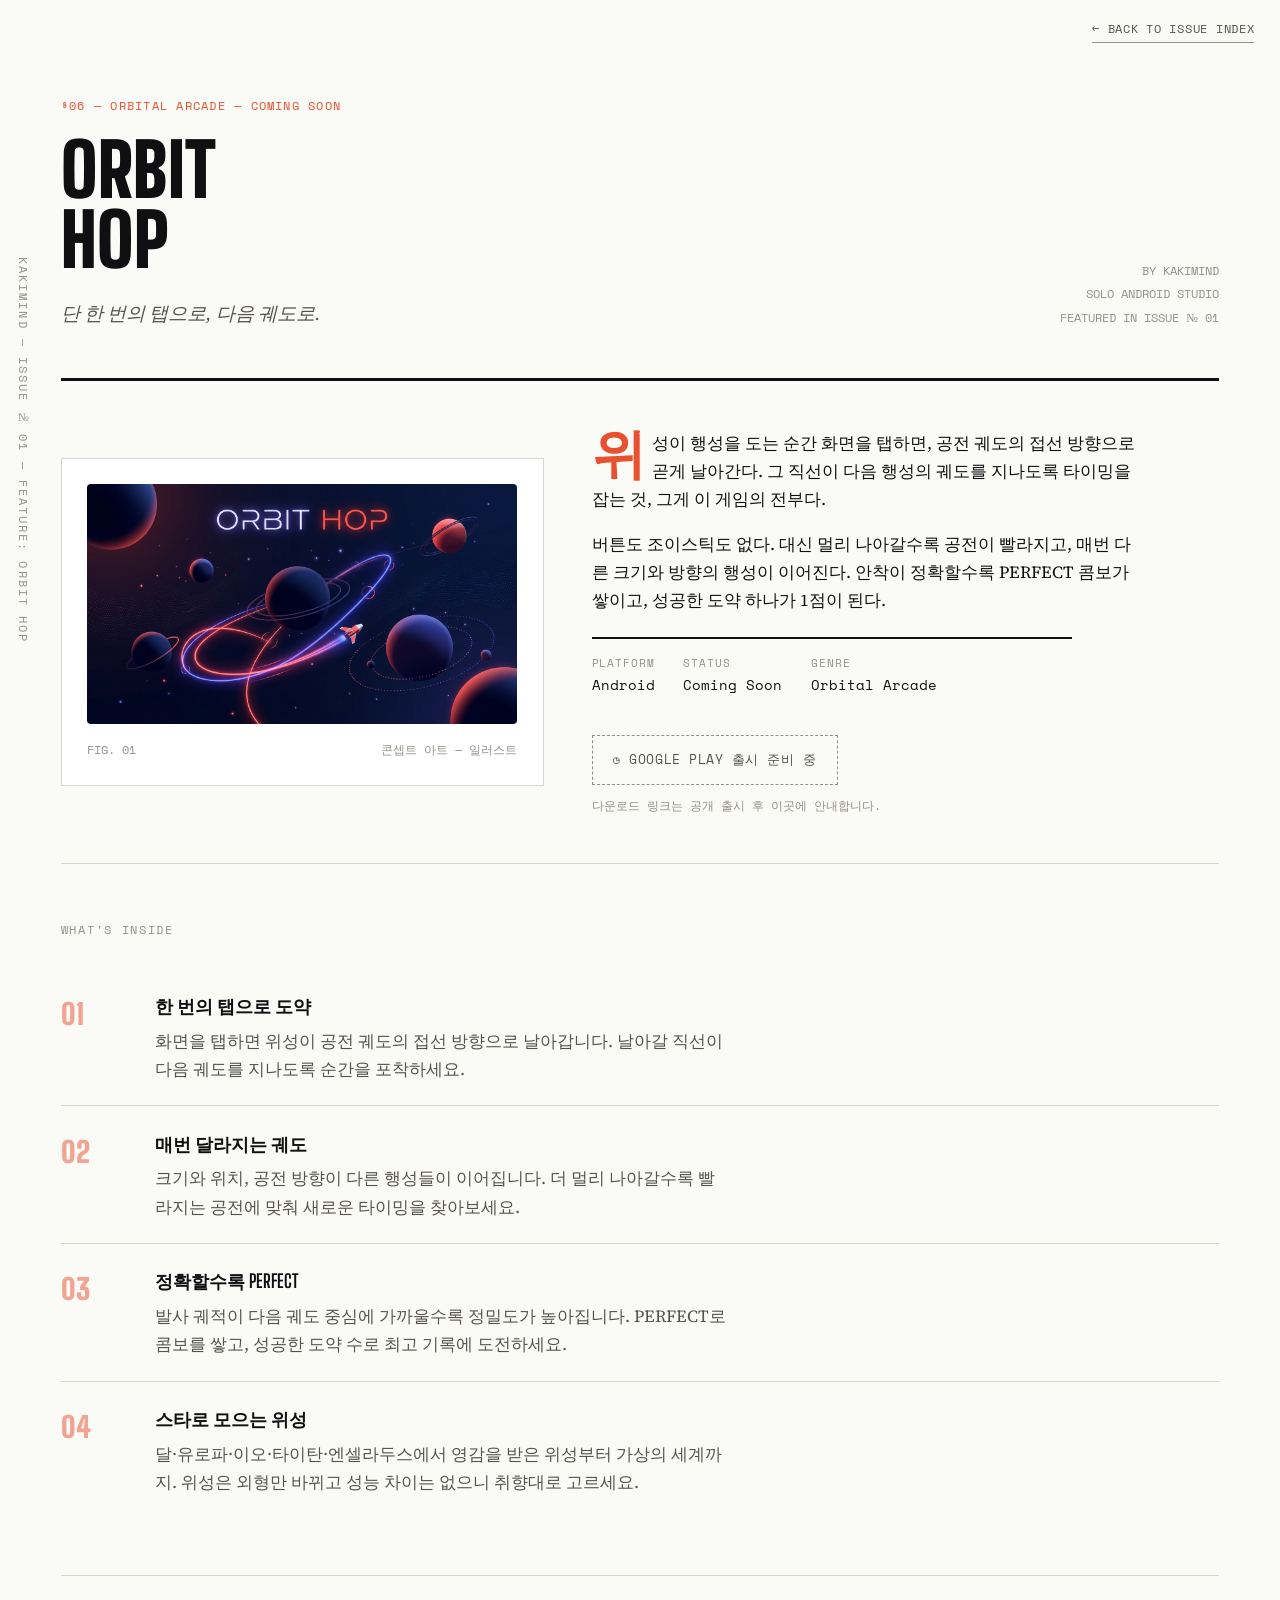
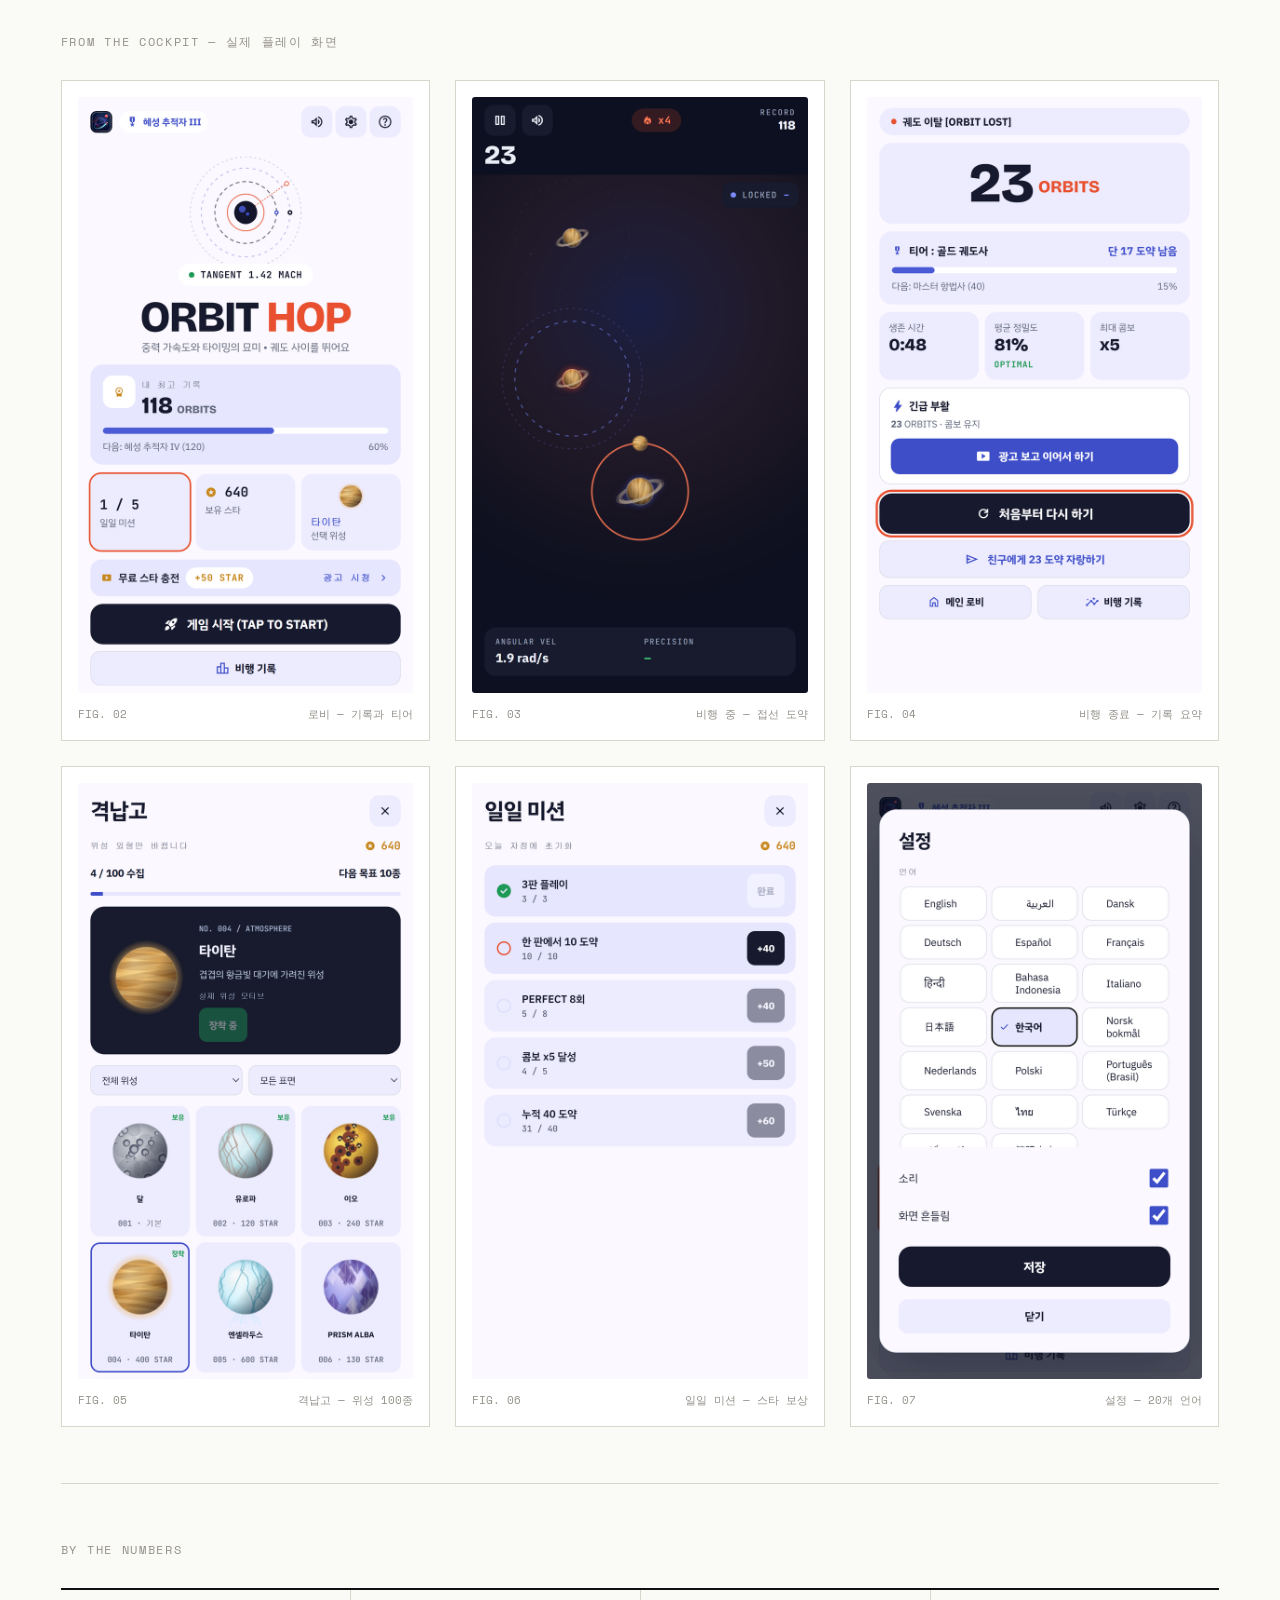
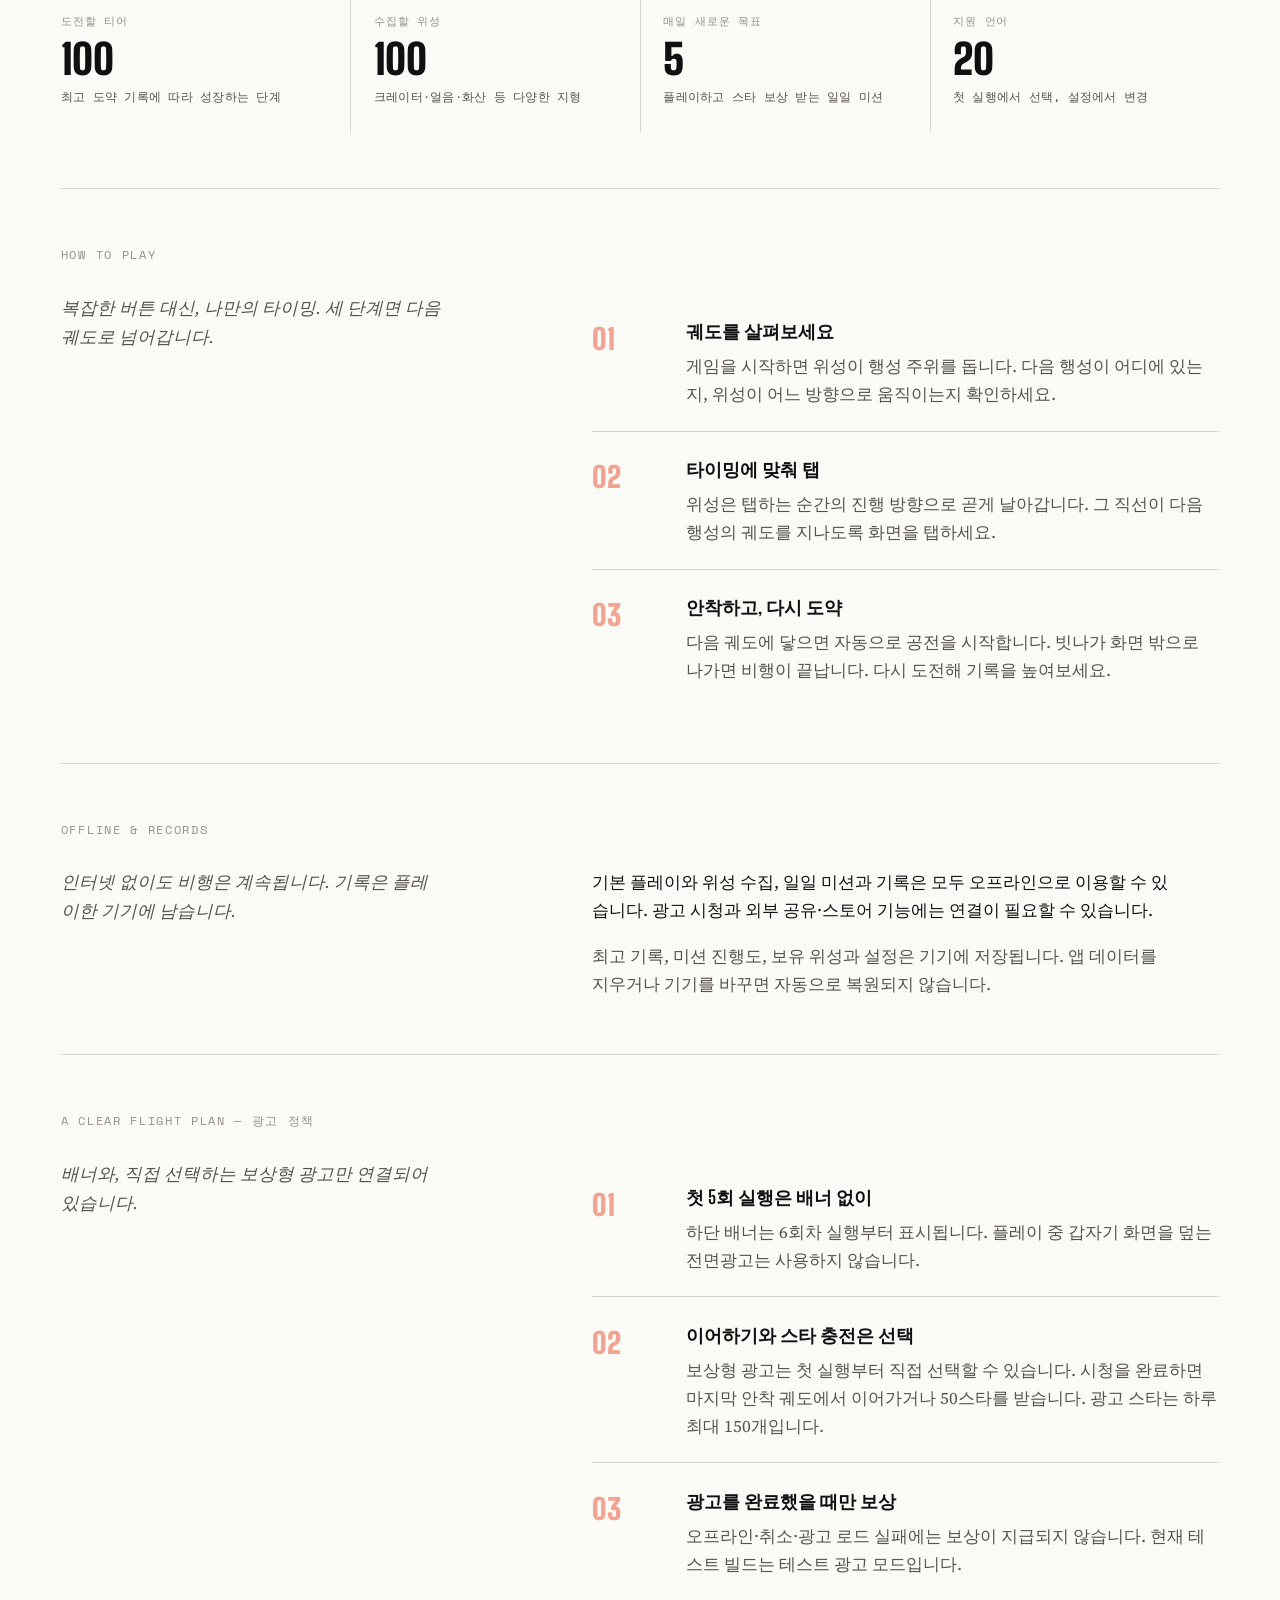
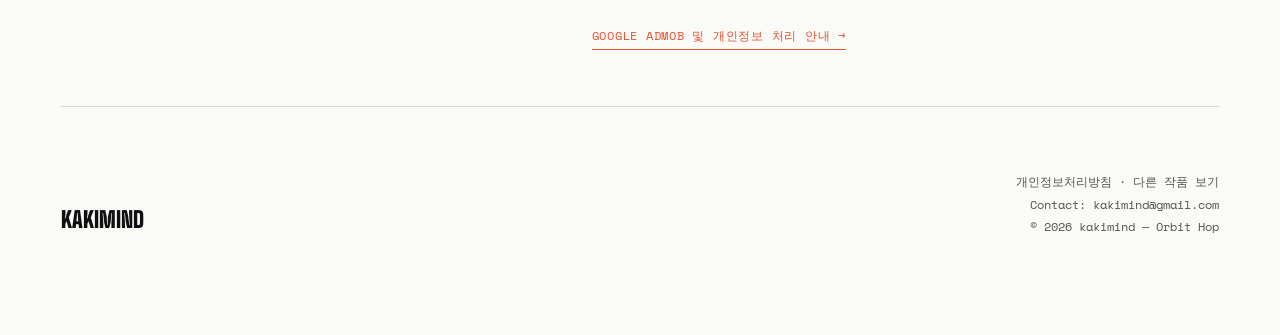
<file: index.html>
<!DOCTYPE html>
<html lang="ko">
<head>
<meta charset="UTF-8">
<meta name="viewport" content="width=device-width, initial-scale=1.0">
<title>Orbit Hop — 단 한 번의 탭으로, 다음 궤도로</title>
<meta name="description" content="한 번의 탭으로 궤도 사이를 도약하는 Android 아케이드 게임. 100단계 티어, 위성 100종, 일일 미션과 20개 언어. 인터넷 없이도 기본 플레이를 즐기세요.">
<meta property="og:title" content="Orbit Hop — 단 한 번의 탭으로, 다음 궤도로">
<meta property="og:description" content="타이밍을 잡고, 궤도를 잇고, 나만의 위성을 모으세요. Android 출시 준비 중.">
<meta property="og:type" content="website">
<meta property="og:image" content="https://kakimind.github.io/orbit-hop-site/assets/orbit-art.png">
<meta property="og:url" content="https://kakimind.github.io/orbit-hop-site/">
<link rel="icon" href="icon.png">
<link rel="canonical" href="https://kakimind.github.io/orbit-hop-site/">
<style>
  @import url('https://fonts.googleapis.com/css2?family=Big+Shoulders+Display:wght@500;700;900&family=Source+Serif+4:ital,opsz,wght@0,8..60,400;0,8..60,600;1,8..60,400&family=Space+Mono:wght@400;700&display=swap');

  :root {
    --paper: #fafaf6; --paper-raised: #ffffff; --ink: #101012;
    --ink-soft: #55534c; --ink-faint: #94918a; --rule: #d8d5cb;
    --spot: #e8502f; --focus: #101012;
  }
  @media (prefers-color-scheme: dark) {
    :root:not([data-theme="light"]) {
      --paper: #121210; --paper-raised: #1a1a17; --ink: #f2f0e8;
      --ink-soft: #b5b1a5; --ink-faint: #706d63; --rule: #38362f; --focus: #f2f0e8;
    }
  }
  :root[data-theme="dark"] {
    --paper: #121210; --paper-raised: #1a1a17; --ink: #f2f0e8;
    --ink-soft: #b5b1a5; --ink-faint: #706d63; --rule: #38362f; --focus: #f2f0e8;
  }

  * { box-sizing: border-box; }
  body {
    margin: 0; background: var(--paper); color: var(--ink);
    font-family: "Source Serif 4", Georgia, serif;
    font-size: 17px; line-height: 1.65; -webkit-font-smoothing: antialiased;
  }
  .masthead-font { font-family: "Big Shoulders Display", "Archivo Black", sans-serif; }
  .mono { font-family: "Space Mono", ui-monospace, monospace; }
  a { color: inherit; text-decoration: none; }
  img { max-width: 100%; }

  .skip {
    position: absolute; left: -9999px; top: 0; z-index: 50;
    background: var(--ink); color: var(--paper); padding: 0.7rem 1.1rem;
    font-family: "Space Mono"; font-size: 0.78rem;
  }
  .skip:focus { left: 0.8rem; top: 0.8rem; }

  .page { max-width: 76rem; margin: 0 auto; padding: 0 1.8rem; }

  .runhead {
    position: fixed; top: 0; bottom: 0; left: 0.9rem; z-index: 20;
    display: flex; align-items: center; pointer-events: none;
  }
  .runhead span {
    display: inline-block; writing-mode: vertical-rl;
    font-family: "Space Mono"; font-size: 0.72rem; letter-spacing: 0.18em;
    text-transform: uppercase; color: var(--ink-faint);
  }
  @media (max-width: 980px) { .runhead { display: none; } }

  .backbar {
    position: fixed; top: 1.2rem; right: 1.6rem; z-index: 20;
    font-family: "Space Mono"; font-size: 0.75rem; letter-spacing: 0.06em;
    text-transform: uppercase; color: var(--ink-soft);
    border-bottom: 1px solid var(--ink-faint); padding-bottom: 0.2rem;
  }
  .backbar:hover { color: var(--ink); border-color: var(--ink); }

  .opener {
    padding: 6rem 0 3rem; border-bottom: 3px solid var(--ink);
    display: grid; grid-template-columns: 1.3fr 1fr; gap: 3rem; align-items: end;
  }
  .opener .kicker {
    font-family: "Space Mono"; font-size: 0.78rem; letter-spacing: 0.1em;
    text-transform: uppercase; color: var(--spot); display: block; margin-bottom: 1.2rem;
  }
  .opener h1 {
    font-family: "Big Shoulders Display"; font-weight: 900;
    font-size: clamp(2.4rem, 6.4vw, 4.6rem); line-height: 0.95; margin: 0; text-transform: uppercase;
  }
  .opener .dek { font-style: italic; font-size: 1.2rem; color: var(--ink-soft); margin: 1.4rem 0 0; max-width: 32rem; }
  .opener .byline { font-family: "Space Mono"; font-size: 0.78rem; color: var(--ink-faint); text-align: right; line-height: 1.9; }
  @media (max-width: 760px) { .opener { grid-template-columns: 1fr; } .opener .byline { text-align: left; } }

  .plate-row {
    padding: 3rem 0; display: grid; grid-template-columns: 1fr 1.3fr;
    gap: 3rem; align-items: center; border-bottom: 1px solid var(--rule);
  }
  .plate { position: relative; border: 1px solid var(--rule); background: var(--paper-raised); padding: 1.6rem; margin: 0; }
  .plate .shot { width: 100%; height: auto; border-radius: 4px; display: block; }
  .plate .cap { margin-top: 1rem; font-family: "Space Mono"; font-size: 0.72rem; color: var(--ink-faint); display: flex; justify-content: space-between; gap: 1rem; }
  .lede p.body:first-of-type::first-letter {
    font-family: "Big Shoulders Display"; font-weight: 900; font-size: 3.4rem;
    line-height: 0.8; float: left; padding: 0.05em 0.12em 0 0; color: var(--spot);
  }
  .lede p.body { margin: 0 0 1.1rem; max-width: 34rem; }

  .factbox { border-top: 2px solid var(--ink); padding-top: 1rem; margin-top: 1.4rem; max-width: 30rem; }
  .factbox dl { display: flex; flex-wrap: wrap; gap: 0 1.8rem; margin: 0; }
  .factbox dt { font-family: "Space Mono"; font-size: 0.68rem; letter-spacing: 0.08em; text-transform: uppercase; color: var(--ink-faint); margin: 0; }
  .factbox dd { font-family: "Space Mono"; font-size: 0.85rem; margin: 0.1rem 0 0.8rem; color: var(--ink); }

  .playbadge {
    display: inline-flex; align-items: center; gap: 0.6em; margin-top: 1.6rem; padding: 0.8rem 1.3rem;
    background: var(--ink); color: var(--paper); font-family: "Space Mono"; font-size: 0.82rem;
    letter-spacing: 0.04em; text-transform: uppercase; transition: background-color 0.2s ease;
  }
  .playbadge:hover { background: var(--spot); color: #fff; }
  .playbadge.pending { background: none; color: var(--ink-soft); border: 1px dashed var(--ink-faint); }
  .badge-note { font-family: "Space Mono"; font-size: 0.72rem; color: var(--ink-faint); margin: 0.7rem 0 0; }

  @media (max-width: 760px) { .plate-row { grid-template-columns: 1fr; } }

  .pull-section { padding: 3.5rem 0; border-bottom: 1px solid var(--rule); }
  .pull-section .label { font-family: "Space Mono"; font-size: 0.75rem; letter-spacing: 0.14em; text-transform: uppercase; color: var(--ink-faint); margin-bottom: 1.8rem; }
  .feature-list { list-style: none; margin: 0; padding: 0; display: grid; gap: 0; }
  .feature-list li { display: grid; grid-template-columns: 4.5rem 1fr; gap: 1.4rem; padding: 1.4rem 0; border-top: 1px solid var(--rule); }
  .feature-list li:first-child { border-top: none; }
  .feature-list .fnum { font-family: "Big Shoulders Display"; font-weight: 900; font-size: 1.8rem; color: var(--spot); opacity: 0.5; }
  .feature-list h3 { font-family: "Big Shoulders Display"; font-weight: 700; text-transform: uppercase; font-size: 1.15rem; margin: 0 0 0.35rem; }
  .feature-list p { margin: 0; color: var(--ink-soft); max-width: 36rem; }

  .figures { display: grid; grid-template-columns: repeat(4, 1fr); gap: 0; border-top: 2px solid var(--ink); margin: 0; }
  .figures div { padding: 1.4rem 1.4rem 1.6rem; border-left: 1px solid var(--rule); }
  .figures div:first-child { border-left: none; padding-left: 0; }
  .figures dt { font-family: "Space Mono"; font-size: 0.68rem; letter-spacing: 0.08em; text-transform: uppercase; color: var(--ink-faint); margin: 0 0 0.5rem; }
  .figures dd { margin: 0; font-family: "Big Shoulders Display"; font-weight: 900; font-size: 2.6rem; line-height: 1; }
  .figures dd span { font-family: "Space Mono"; font-weight: 400; font-size: 0.78rem; color: var(--ink-soft); display: block; margin-top: 0.5rem; letter-spacing: 0.02em; line-height: 1.5; }
  @media (max-width: 760px) {
    .figures { grid-template-columns: repeat(2, 1fr); }
    .figures div:nth-child(odd) { border-left: none; padding-left: 0; }
  }

  .note-row { display: grid; grid-template-columns: 1fr 1.3fr; gap: 3rem; align-items: start; }
  .note-row .standfirst { font-style: italic; font-size: 1.1rem; color: var(--ink-soft); margin: 0; max-width: 24rem; }
  .note-row .body { margin: 0 0 1.1rem; max-width: 36rem; }
  .note-row .body:last-of-type { margin-bottom: 0; color: var(--ink-soft); }
  @media (max-width: 760px) { .note-row { grid-template-columns: 1fr; gap: 1.8rem; } }

  .readlink {
    display: inline-block; margin-top: 1.6rem; font-family: "Space Mono";
    font-size: 0.78rem; letter-spacing: 0.06em; text-transform: uppercase;
    color: var(--spot); border-bottom: 1px solid currentColor; padding-bottom: 0.2rem;
  }
  .readlink:hover { color: var(--ink); }

  .gallery { display: grid; grid-template-columns: repeat(3, 1fr); gap: 1.6rem; }
  .gallery figure { margin: 0; border: 1px solid var(--rule); background: var(--paper-raised); padding: 1rem; }
  .gallery img { width: 100%; height: auto; display: block; border-radius: 3px; }
  .gallery .cap {
    margin-top: 0.8rem; font-family: "Space Mono"; font-size: 0.68rem; color: var(--ink-faint);
    display: flex; justify-content: space-between; flex-wrap: wrap; gap: 0.25rem 0.8rem;
  }
  @media (max-width: 760px) { .gallery { grid-template-columns: repeat(2, 1fr); gap: 1rem; } }

  .colophon { padding: 4rem 0 6rem; display: flex; justify-content: space-between; align-items: flex-end; flex-wrap: wrap; gap: 1.5rem; }
  .colophon .masthead-font { font-weight: 900; font-size: 1.4rem; text-transform: uppercase; }
  .colophon .meta { font-family: "Space Mono"; font-size: 0.78rem; color: var(--ink-soft); text-align: right; line-height: 1.8; }
  .colophon .meta a:hover { color: var(--ink); text-decoration: underline; }
  @media (max-width: 760px) { .colophon .meta { text-align: left; } }
</style>
</head>
<body>

<a class="skip" href="#main">본문으로 바로가기</a>
<div class="runhead"><span>KAKIMIND — ISSUE № 01 — FEATURE: ORBIT HOP</span></div>
<a class="backbar" href="https://kakimind.github.io/">← Back to Issue Index</a>

<div class="page" id="main">
  <section class="opener">
    <div>
      <span class="kicker">§06 — Orbital Arcade — Coming Soon</span>
      <h1>Orbit<br>Hop</h1>
      <p class="dek">단 한 번의 탭으로, 다음 궤도로.</p>
    </div>
    <div class="byline">BY KAKIMIND<br>SOLO ANDROID STUDIO<br>FEATURED IN ISSUE № 01</div>
  </section>

  <section class="plate-row">
    <figure class="plate">
      <img class="shot" src="assets/orbit-art.png" width="1376" height="768" alt="코발트와 주황빛 궤도가 행성 사이를 잇는 Orbit Hop 콘셉트 아트" fetchpriority="high">
      <div class="cap"><span>FIG. 01</span><span>콘셉트 아트 — 일러스트</span></div>
    </figure>
    <div class="lede">
      <p class="body">위성이 행성을 도는 순간 화면을 탭하면, 공전 궤도의 접선 방향으로 곧게 날아간다. 그 직선이 다음 행성의 궤도를 지나도록 타이밍을 잡는 것, 그게 이 게임의 전부다.</p>
      <p class="body">버튼도 조이스틱도 없다. 대신 멀리 나아갈수록 공전이 빨라지고, 매번 다른 크기와 방향의 행성이 이어진다. 안착이 정확할수록 PERFECT 콤보가 쌓이고, 성공한 도약 하나가 1점이 된다.</p>
      <div class="factbox">
        <dl>
          <div><dt>Platform</dt><dd>Android</dd></div>
          <div><dt>Status</dt><dd>Coming Soon</dd></div>
          <div><dt>Genre</dt><dd>Orbital Arcade</dd></div>
        </dl>
      </div>
      <span class="playbadge pending">◷ Google Play 출시 준비 중</span>
      <p class="badge-note">다운로드 링크는 공개 출시 후 이곳에 안내합니다.</p>
    </div>
  </section>

  <section class="pull-section">
    <div class="label">What's Inside</div>
    <ul class="feature-list">
      <li><span class="fnum">01</span><div><h3>한 번의 탭으로 도약</h3><p>화면을 탭하면 위성이 공전 궤도의 접선 방향으로 날아갑니다. 날아갈 직선이 다음 궤도를 지나도록 순간을 포착하세요.</p></div></li>
      <li><span class="fnum">02</span><div><h3>매번 달라지는 궤도</h3><p>크기와 위치, 공전 방향이 다른 행성들이 이어집니다. 더 멀리 나아갈수록 빨라지는 공전에 맞춰 새로운 타이밍을 찾아보세요.</p></div></li>
      <li><span class="fnum">03</span><div><h3>정확할수록 PERFECT</h3><p>발사 궤적이 다음 궤도 중심에 가까울수록 정밀도가 높아집니다. PERFECT로 콤보를 쌓고, 성공한 도약 수로 최고 기록에 도전하세요.</p></div></li>
      <li><span class="fnum">04</span><div><h3>스타로 모으는 위성</h3><p>달·유로파·이오·타이탄·엔셀라두스에서 영감을 받은 위성부터 가상의 세계까지. 위성은 외형만 바뀌고 성능 차이는 없으니 취향대로 고르세요.</p></div></li>
    </ul>
  </section>

  <section class="pull-section">
    <div class="label">From the Cockpit — 실제 플레이 화면</div>
    <div class="gallery">
      <figure>
        <img src="assets/shots/lobby.png" width="720" height="1280" loading="lazy" alt="Orbit Hop 로비 화면. 공전하는 위성 일러스트 아래 최고 기록 118 ORBITS와 다음 티어까지의 진행도, 일일 미션·보유 스타·선택 위성 현황, 게임 시작 버튼이 있다.">
        <figcaption class="cap"><span>FIG. 02</span><span>로비 — 기록과 티어</span></figcaption>
      </figure>
      <figure>
        <img src="assets/shots/play.png" width="720" height="1280" loading="lazy" alt="플레이 화면. 검은 우주에 행성들의 점선 궤도가 떠 있고 위성 하나가 주황색 궤도를 돌고 있다. 좌측 상단에 현재 점수 23, 우측 상단에 최고 기록 118, 하단에 각속도와 정밀도가 표시된다.">
        <figcaption class="cap"><span>FIG. 03</span><span>비행 중 — 접선 도약</span></figcaption>
      </figure>
      <figure>
        <img src="assets/shots/result.png" width="720" height="1280" loading="lazy" alt="비행 종료 화면. 궤도 이탈 표시와 함께 23 ORBITS 기록, 골드 궤도사 티어와 다음 티어까지 남은 도약 수, 생존 시간·평균 정밀도·최대 콤보 통계, 광고를 보고 이어하기 버튼이 있다.">
        <figcaption class="cap"><span>FIG. 04</span><span>비행 종료 — 기록 요약</span></figcaption>
      </figure>
      <figure>
        <img src="assets/shots/hangar.png" width="720" height="1280" loading="lazy" alt="격납고 화면. 수집 현황 4/100과 함께 타이탄 위성의 상세 카드가 크게 표시되고, 그 아래 달·유로파·이오·엔셀라두스 등 위성 목록이 필요 스타와 함께 격자로 놓여 있다.">
        <figcaption class="cap"><span>FIG. 05</span><span>격납고 — 위성 100종</span></figcaption>
      </figure>
      <figure>
        <img src="assets/shots/missions.png" width="720" height="1280" loading="lazy" alt="일일 미션 화면. 3판 플레이 완료 표시와 한 판에서 10 도약, PERFECT 8회, 콤보 x5 달성, 누적 40 도약 목표가 각각 스타 보상과 함께 나열돼 있다.">
        <figcaption class="cap"><span>FIG. 06</span><span>일일 미션 — 스타 보상</span></figcaption>
      </figure>
      <figure>
        <img src="assets/shots/settings.png" width="720" height="1280" loading="lazy" alt="설정 화면의 언어 선택 목록. English, العربية, Dansk, Deutsch, Español, Français, 한국어, 日本語 등이 격자로 놓여 있고 한국어가 선택돼 있다. 아래에 소리와 화면 흔들림 설정이 있다.">
        <figcaption class="cap"><span>FIG. 07</span><span>설정 — 20개 언어</span></figcaption>
      </figure>
    </div>
  </section>

  <section class="pull-section">
    <div class="label">By the Numbers</div>
    <dl class="figures">
      <div><dt>도전할 티어</dt><dd>100<span>최고 도약 기록에 따라 성장하는 단계</span></dd></div>
      <div><dt>수집할 위성</dt><dd>100<span>크레이터·얼음·화산 등 다양한 지형</span></dd></div>
      <div><dt>매일 새로운 목표</dt><dd>5<span>플레이하고 스타 보상 받는 일일 미션</span></dd></div>
      <div><dt>지원 언어</dt><dd>20<span>첫 실행에서 선택, 설정에서 변경</span></dd></div>
    </dl>
  </section>

  <section class="pull-section">
    <div class="label">How to Play</div>
    <div class="note-row">
      <p class="standfirst">복잡한 버튼 대신, 나만의 타이밍. 세 단계면 다음 궤도로 넘어갑니다.</p>
      <ul class="feature-list">
        <li><span class="fnum">01</span><div><h3>궤도를 살펴보세요</h3><p>게임을 시작하면 위성이 행성 주위를 돕니다. 다음 행성이 어디에 있는지, 위성이 어느 방향으로 움직이는지 확인하세요.</p></div></li>
        <li><span class="fnum">02</span><div><h3>타이밍에 맞춰 탭</h3><p>위성은 탭하는 순간의 진행 방향으로 곧게 날아갑니다. 그 직선이 다음 행성의 궤도를 지나도록 화면을 탭하세요.</p></div></li>
        <li><span class="fnum">03</span><div><h3>안착하고, 다시 도약</h3><p>다음 궤도에 닿으면 자동으로 공전을 시작합니다. 빗나가 화면 밖으로 나가면 비행이 끝납니다. 다시 도전해 기록을 높여보세요.</p></div></li>
      </ul>
    </div>
  </section>

  <section class="pull-section">
    <div class="label">Offline &amp; Records</div>
    <div class="note-row">
      <p class="standfirst">인터넷 없이도 비행은 계속됩니다. 기록은 플레이한 기기에 남습니다.</p>
      <div>
        <p class="body">기본 플레이와 위성 수집, 일일 미션과 기록은 모두 오프라인으로 이용할 수 있습니다. 광고 시청과 외부 공유·스토어 기능에는 연결이 필요할 수 있습니다.</p>
        <p class="body">최고 기록, 미션 진행도, 보유 위성과 설정은 기기에 저장됩니다. 앱 데이터를 지우거나 기기를 바꾸면 자동으로 복원되지 않습니다.</p>
      </div>
    </div>
  </section>

  <section class="pull-section">
    <div class="label">A Clear Flight Plan — 광고 정책</div>
    <div class="note-row">
      <p class="standfirst">배너와, 직접 선택하는 보상형 광고만 연결되어 있습니다.</p>
      <div>
        <ul class="feature-list">
          <li><span class="fnum">01</span><div><h3>첫 5회 실행은 배너 없이</h3><p>하단 배너는 6회차 실행부터 표시됩니다. 플레이 중 갑자기 화면을 덮는 전면광고는 사용하지 않습니다.</p></div></li>
          <li><span class="fnum">02</span><div><h3>이어하기와 스타 충전은 선택</h3><p>보상형 광고는 첫 실행부터 직접 선택할 수 있습니다. 시청을 완료하면 마지막 안착 궤도에서 이어가거나 50스타를 받습니다. 광고 스타는 하루 최대 150개입니다.</p></div></li>
          <li><span class="fnum">03</span><div><h3>광고를 완료했을 때만 보상</h3><p>오프라인·취소·광고 로드 실패에는 보상이 지급되지 않습니다. 현재 테스트 빌드는 테스트 광고 모드입니다.</p></div></li>
        </ul>
        <a class="readlink" href="privacy.html">Google AdMob 및 개인정보 처리 안내 →</a>
      </div>
    </div>
  </section>

  <footer class="colophon">
    <span class="masthead-font">Kakimind</span>
    <div class="meta">
      <a href="privacy.html">개인정보처리방침</a> · <a href="https://kakimind.github.io/">다른 작품 보기</a><br>
      Contact: <a href="mailto:kakimind@gmail.com">kakimind@gmail.com</a><br>
      © 2026 kakimind — Orbit Hop
    </div>
  </footer>
</div>
</body>
</html>
</file>
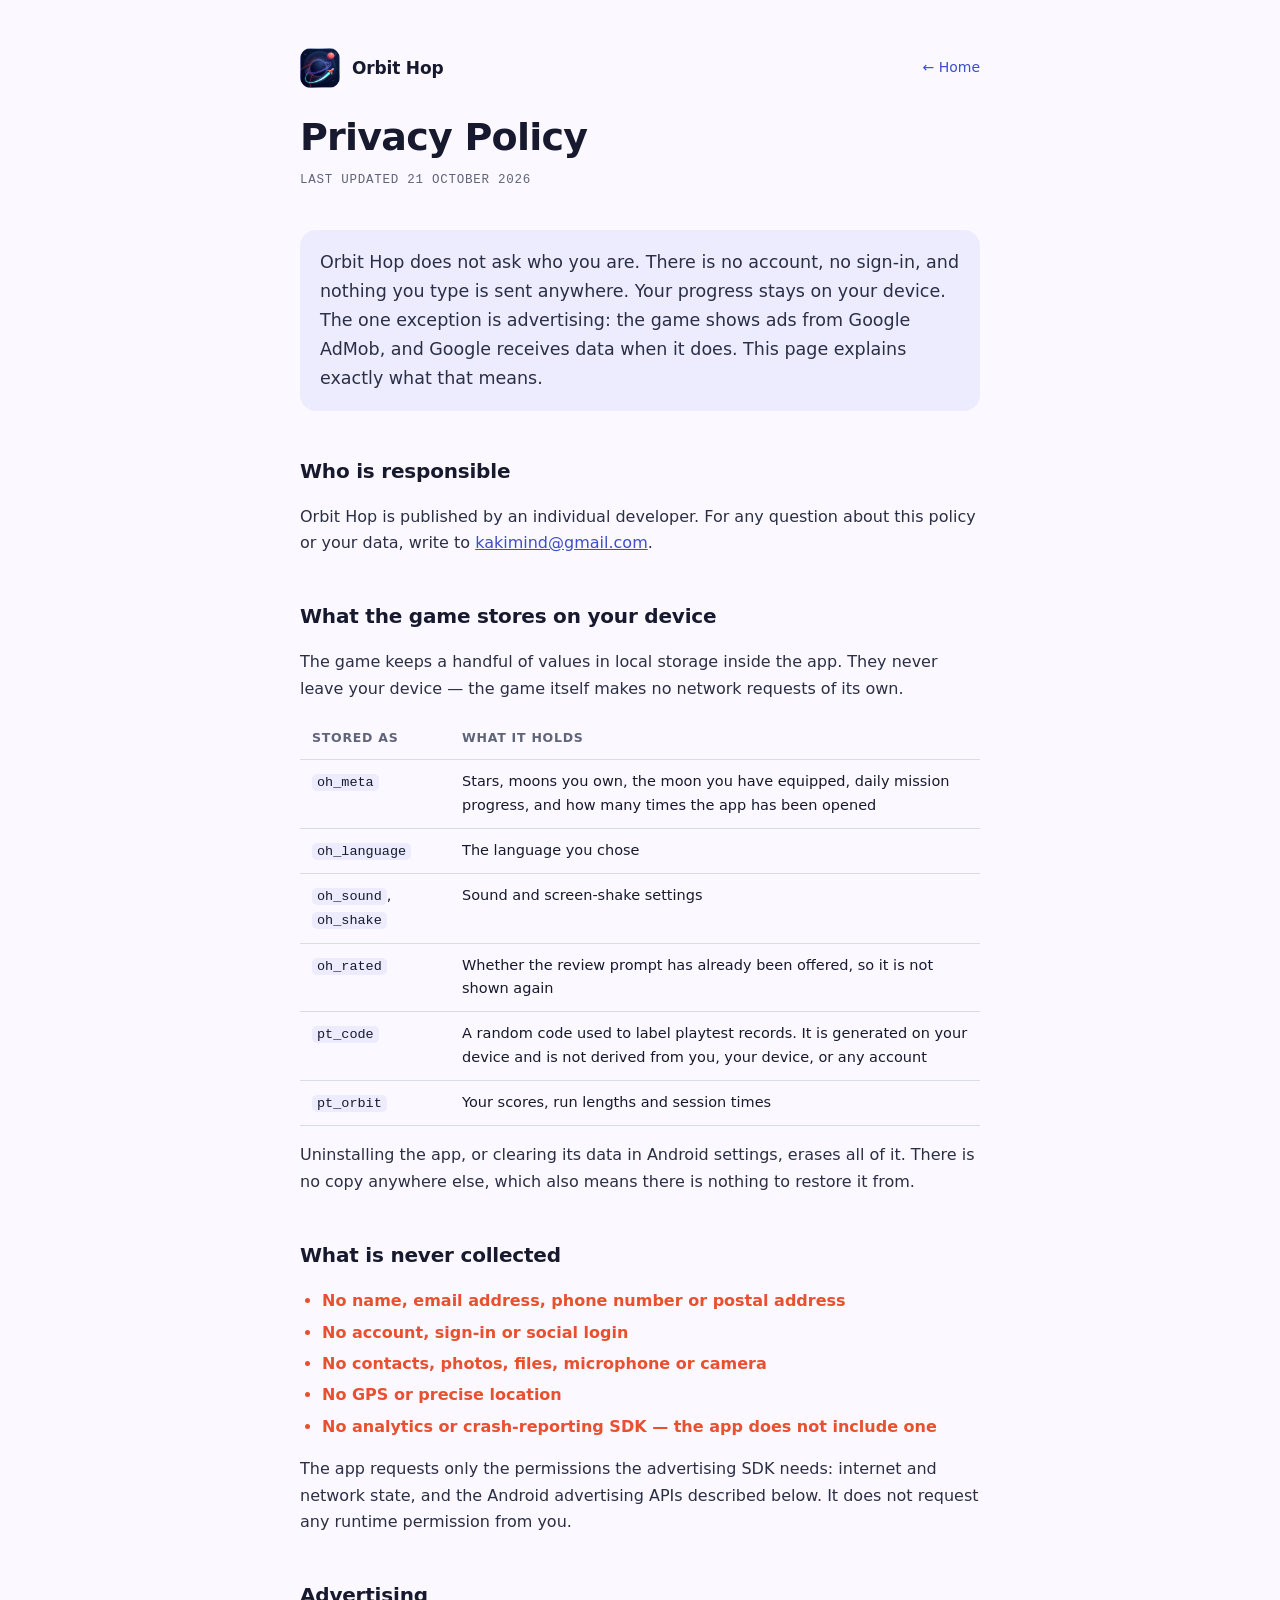
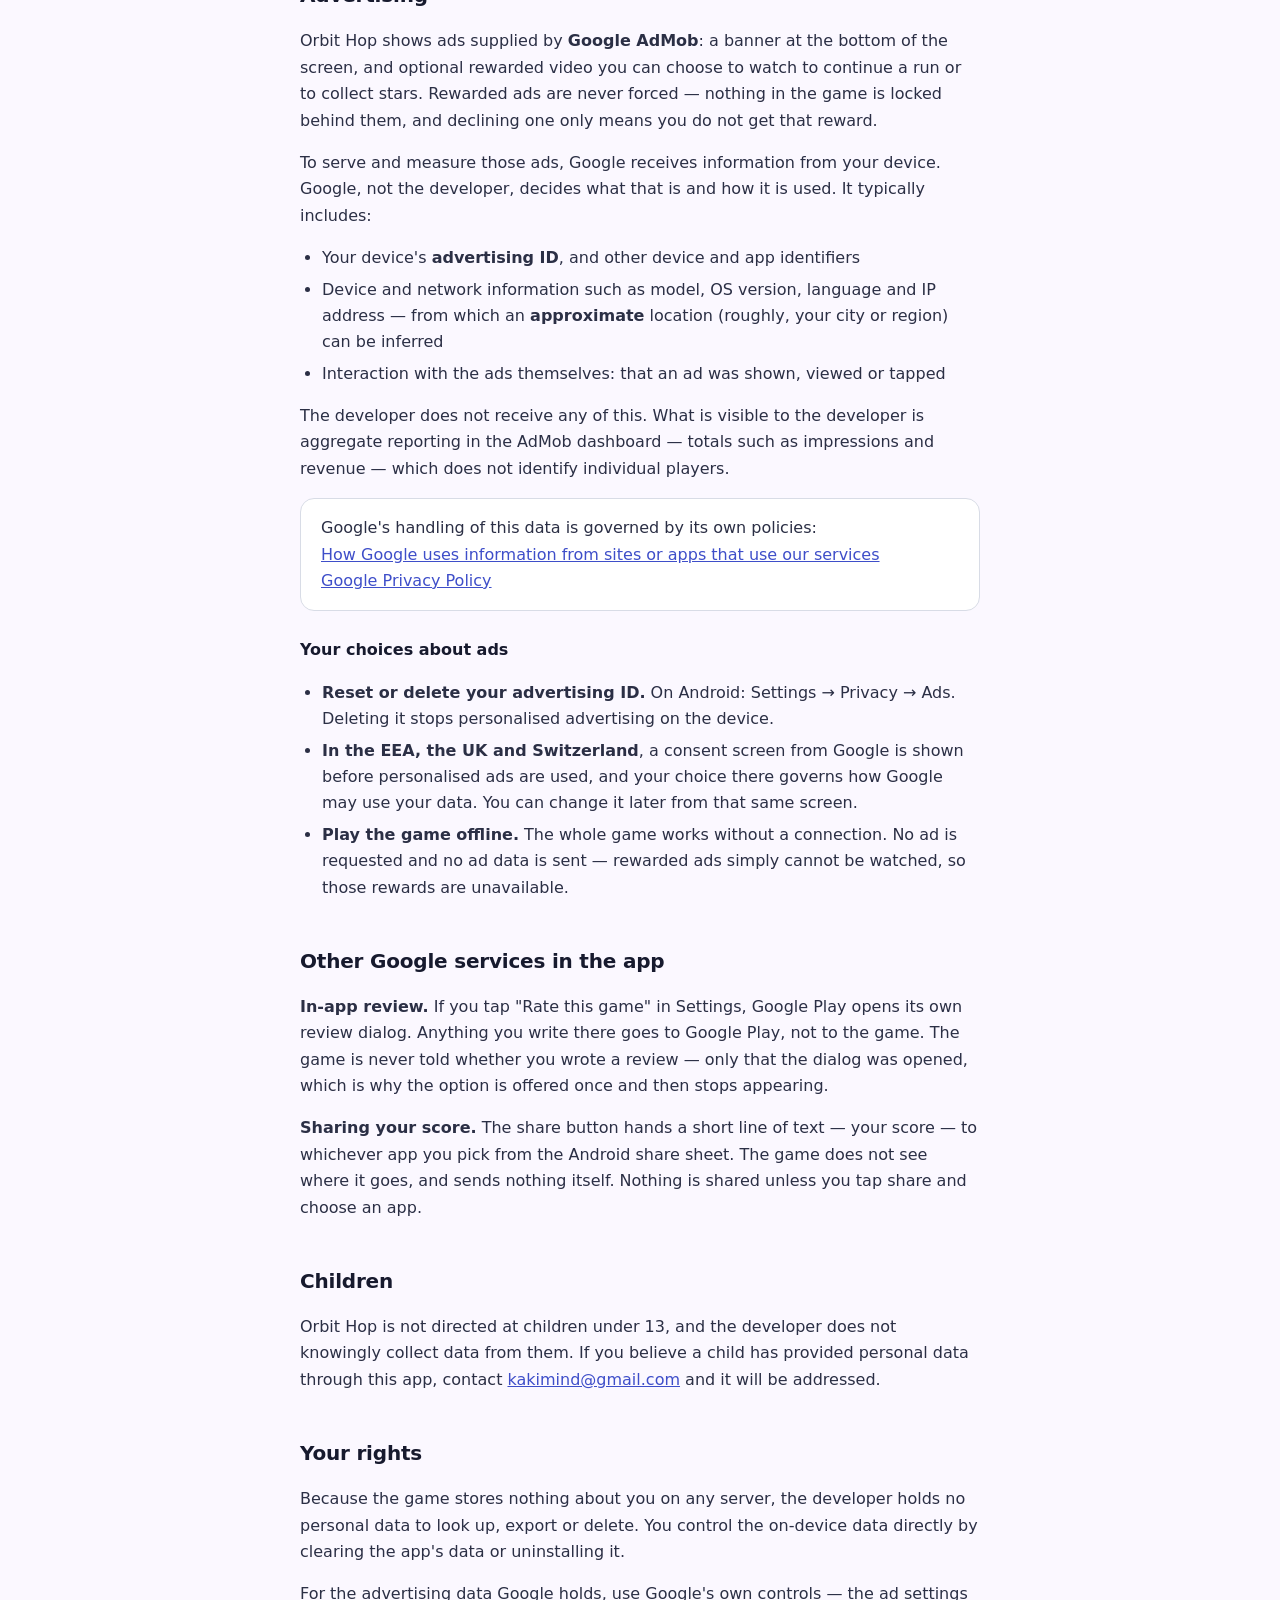
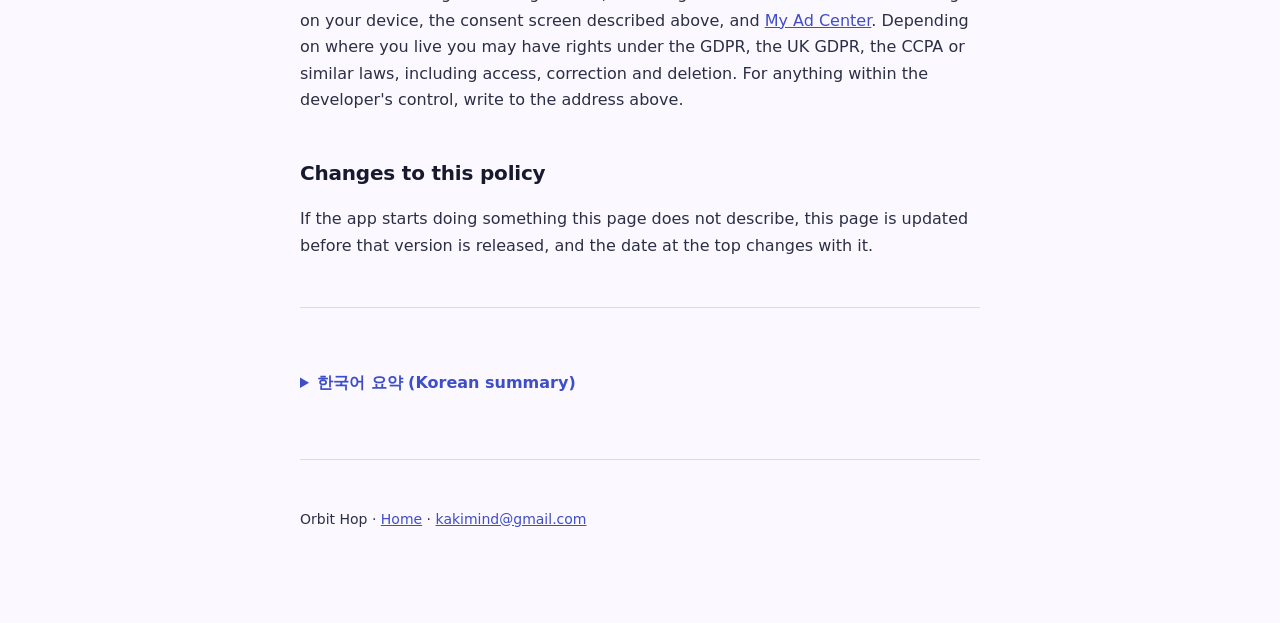
<file: privacy.html>
<!doctype html>
<html lang="en">
<head>
<meta charset="utf-8">
<meta name="viewport" content="width=device-width,initial-scale=1">
<title>Privacy Policy — Orbit Hop</title>
<meta name="description" content="What Orbit Hop stores, what it does not, and what Google AdMob receives when ads are shown.">
<link rel="icon" href="icon.png">
<style>
:root{
  --bg:#fbf8ff; --surface:#ffffff; --sc:#edecff; --sc-high:#e6e6ff;
  --ink:#171a2e; --muted:#5E6479; --line:#D8DCE6;
  --a:#E8502F; --b:#3e4ec9; --good:#1E9A57;
  --body:"IBM Plex Sans","Segoe UI",system-ui,-apple-system,"Noto Sans",sans-serif;
  --mono:ui-monospace,"JetBrains Mono",Menlo,Consolas,monospace;
}
*{box-sizing:border-box}
html{scroll-behavior:smooth}
body{margin:0;background:var(--bg);color:var(--ink);font-family:var(--body);
  font-size:16px;line-height:1.65;-webkit-text-size-adjust:100%}
.wrap{max-width:720px;margin:0 auto;padding:0 max(20px,env(safe-area-inset-left)) 80px}
header{padding:48px 0 8px}
.brand{display:flex;align-items:center;gap:12px;margin-bottom:28px}
.brand img{width:40px;height:40px;border-radius:11px;display:block}
.brand b{font-size:17px;letter-spacing:-.01em}
.brand a{color:var(--b);text-decoration:none;font-size:14px;margin-left:auto}
.brand a:hover{text-decoration:underline}
h1{font-size:clamp(28px,6vw,38px);line-height:1.15;letter-spacing:-.02em;margin:0 0 10px}
.updated{font-family:var(--mono);font-size:12.5px;letter-spacing:.06em;color:var(--muted);
  text-transform:uppercase;margin:0 0 32px}
h2{font-size:20px;letter-spacing:-.01em;margin:44px 0 10px;scroll-margin-top:20px}
h3{font-size:16px;margin:26px 0 6px}
p,li{color:#2b2f45}
a{color:var(--b)}
.lede{font-size:17.5px;color:#2b2f45;background:var(--sc);border-radius:16px;padding:18px 20px;margin:0 0 8px}
.card{background:var(--surface);border:1px solid var(--line);border-radius:14px;padding:16px 20px;margin:16px 0}
table{width:100%;border-collapse:collapse;margin:14px 0;font-size:14.5px;display:block;overflow-x:auto}
th,td{text-align:left;padding:10px 12px;border-bottom:1px solid var(--line);vertical-align:top}
th{font-size:12.5px;text-transform:uppercase;letter-spacing:.06em;color:var(--muted);font-weight:600;white-space:nowrap}
code{font-family:var(--mono);font-size:13.5px;background:var(--sc);border-radius:5px;padding:1px 5px}
ul{padding-left:22px}
li{margin:5px 0}
.yes{color:var(--good);font-weight:600}
.no{color:var(--a);font-weight:600}
hr{border:0;border-top:1px solid var(--line);margin:48px 0}
footer{color:var(--muted);font-size:14px}
footer a{color:var(--b)}
.ko{margin-top:16px}
.ko summary{cursor:pointer;font-weight:600;color:var(--b);padding:14px 0}
@media (prefers-color-scheme:dark){
  :root{--bg:#0D1020;--surface:#171B2D;--sc:#1b2039;--sc-high:#222847;
    --ink:#ECEEF7;--muted:#99A0BA;--line:#2A2F4D;--a:#FF7A55;--b:#7C8BFF;--good:#3CC57A}
  p,li,.lede{color:#d6dae8}
}
</style>
</head>
<body>
<div class="wrap">

<header>
  <div class="brand">
    <img src="icon.png" alt="">
    <b>Orbit Hop</b>
    <a href="index.html">← Home</a>
  </div>
  <h1>Privacy Policy</h1>
  <p class="updated">Last updated 21 October 2026</p>
</header>

<p class="lede">
  Orbit Hop does not ask who you are. There is no account, no sign-in, and nothing you
  type is sent anywhere. Your progress stays on your device. The one exception is
  advertising: the game shows ads from Google AdMob, and Google receives data when it
  does. This page explains exactly what that means.
</p>

<h2 id="who">Who is responsible</h2>
<p>
  Orbit Hop is published by an individual developer. For any question about this policy
  or your data, write to <a href="mailto:kakimind@gmail.com">kakimind@gmail.com</a>.
</p>

<h2 id="stored">What the game stores on your device</h2>
<p>
  The game keeps a handful of values in local storage inside the app. They never leave
  your device — the game itself makes no network requests of its own.
</p>
<table>
  <tr><th>Stored as</th><th>What it holds</th></tr>
  <tr><td><code>oh_meta</code></td><td>Stars, moons you own, the moon you have equipped, daily mission progress, and how many times the app has been opened</td></tr>
  <tr><td><code>oh_language</code></td><td>The language you chose</td></tr>
  <tr><td><code>oh_sound</code>, <code>oh_shake</code></td><td>Sound and screen-shake settings</td></tr>
  <tr><td><code>oh_rated</code></td><td>Whether the review prompt has already been offered, so it is not shown again</td></tr>
  <tr><td><code>pt_code</code></td><td>A random code used to label playtest records. It is generated on your device and is not derived from you, your device, or any account</td></tr>
  <tr><td><code>pt_orbit</code></td><td>Your scores, run lengths and session times</td></tr>
</table>
<p>
  Uninstalling the app, or clearing its data in Android settings, erases all of it.
  There is no copy anywhere else, which also means there is nothing to restore it from.
</p>

<h2 id="not-collected">What is never collected</h2>
<ul>
  <li class="no">No name, email address, phone number or postal address</li>
  <li class="no">No account, sign-in or social login</li>
  <li class="no">No contacts, photos, files, microphone or camera</li>
  <li class="no">No GPS or precise location</li>
  <li class="no">No analytics or crash-reporting SDK — the app does not include one</li>
</ul>
<p>
  The app requests only the permissions the advertising SDK needs: internet and network
  state, and the Android advertising APIs described below. It does not request any
  runtime permission from you.
</p>

<h2 id="ads">Advertising</h2>
<p>
  Orbit Hop shows ads supplied by <b>Google AdMob</b>: a banner at the bottom of the
  screen, and optional rewarded video you can choose to watch to continue a run or to
  collect stars. Rewarded ads are never forced — nothing in the game is locked behind
  them, and declining one only means you do not get that reward.
</p>
<p>
  To serve and measure those ads, Google receives information from your device. Google,
  not the developer, decides what that is and how it is used. It typically includes:
</p>
<ul>
  <li>Your device's <b>advertising ID</b>, and other device and app identifiers</li>
  <li>Device and network information such as model, OS version, language and IP address — from which an <b>approximate</b> location (roughly, your city or region) can be inferred</li>
  <li>Interaction with the ads themselves: that an ad was shown, viewed or tapped</li>
</ul>
<p>
  The developer does not receive any of this. What is visible to the developer is
  aggregate reporting in the AdMob dashboard — totals such as impressions and revenue —
  which does not identify individual players.
</p>
<div class="card">
  <p style="margin:0">
    Google's handling of this data is governed by its own policies:<br>
    <a href="https://policies.google.com/technologies/partner-sites" target="_blank" rel="noopener">How Google uses information from sites or apps that use our services</a><br>
    <a href="https://policies.google.com/privacy" target="_blank" rel="noopener">Google Privacy Policy</a>
  </p>
</div>

<h3>Your choices about ads</h3>
<ul>
  <li><b>Reset or delete your advertising ID.</b> On Android: Settings → Privacy → Ads. Deleting it stops personalised advertising on the device.</li>
  <li><b>In the EEA, the UK and Switzerland</b>, a consent screen from Google is shown before personalised ads are used, and your choice there governs how Google may use your data. You can change it later from that same screen.</li>
  <li><b>Play the game offline.</b> The whole game works without a connection. No ad is requested and no ad data is sent — rewarded ads simply cannot be watched, so those rewards are unavailable.</li>
</ul>

<h2 id="other-services">Other Google services in the app</h2>
<p>
  <b>In-app review.</b> If you tap "Rate this game" in Settings, Google Play opens its
  own review dialog. Anything you write there goes to Google Play, not to the game. The
  game is never told whether you wrote a review — only that the dialog was opened, which
  is why the option is offered once and then stops appearing.
</p>
<p>
  <b>Sharing your score.</b> The share button hands a short line of text — your score —
  to whichever app you pick from the Android share sheet. The game does not see where it
  goes, and sends nothing itself. Nothing is shared unless you tap share and choose an app.
</p>

<h2 id="children">Children</h2>
<p>
  Orbit Hop is not directed at children under 13, and the developer does not knowingly
  collect data from them. If you believe a child has provided personal data through this
  app, contact <a href="mailto:kakimind@gmail.com">kakimind@gmail.com</a> and it will be
  addressed.
</p>

<h2 id="rights">Your rights</h2>
<p>
  Because the game stores nothing about you on any server, the developer holds no
  personal data to look up, export or delete. You control the on-device data directly by
  clearing the app's data or uninstalling it.
</p>
<p>
  For the advertising data Google holds, use Google's own controls — the ad settings on
  your device, the consent screen described above, and
  <a href="https://myadcenter.google.com" target="_blank" rel="noopener">My Ad Center</a>.
  Depending on where you live you may have rights under the GDPR, the UK GDPR, the CCPA
  or similar laws, including access, correction and deletion. For anything within the
  developer's control, write to the address above.
</p>

<h2 id="changes">Changes to this policy</h2>
<p>
  If the app starts doing something this page does not describe, this page is updated
  before that version is released, and the date at the top changes with it.
</p>

<hr>

<details class="ko">
<summary>한국어 요약 (Korean summary)</summary>
<div lang="ko">
<p>
  Orbit Hop은 이름·이메일·전화번호를 묻지 않습니다. 계정도 로그인도 없습니다. 설정과
  진행도(스타, 보유 위성, 일일 미션, 기록, 선택한 언어)는 <b>기기 안에만</b> 저장되며
  게임 자체는 외부로 아무 요청도 보내지 않습니다. 앱을 삭제하거나 앱 데이터를 지우면
  전부 사라지고, 다른 곳에 사본이 없으므로 복구할 방법도 없습니다.
</p>
<p>
  <b>광고</b>는 Google AdMob을 사용합니다. 하단 배너와, 이어하기·스타 충전을 위해
  직접 선택해서 보는 보상형 광고가 있습니다. 광고를 보지 않아도 게임은 전부 플레이할 수
  있습니다. 광고 송출과 측정을 위해 Google이 <b>광고 ID</b>, 기기·네트워크 정보(기종,
  OS, 언어, IP 주소에서 추정되는 대략적인 지역), 광고 노출·클릭 기록을 받습니다. 개발자는
  이 정보를 받지 않으며, AdMob 대시보드의 합계 수치(노출 수, 수익 등)만 봅니다.
</p>
<p>
  광고 ID는 기기 설정 → 개인정보 보호 → 광고에서 재설정하거나 삭제할 수 있습니다.
  유럽경제지역·영국·스위스에서는 맞춤형 광고 전에 Google의 동의 화면이 표시되며 이후에도
  같은 화면에서 변경할 수 있습니다. <b>오프라인에서는 광고 요청 자체를 하지 않습니다</b>
  (대신 보상형 광고 보상도 받을 수 없습니다).
</p>
<p>
  설정의 <b>리뷰 남기기</b>는 Google Play의 리뷰 창을 엽니다. 작성한 내용은 Play로 가며
  게임은 받지 않습니다. <b>공유</b> 버튼은 점수 한 줄을 사용자가 고른 앱에 넘길 뿐이고,
  게임이 따로 전송하는 것은 없습니다.
</p>
<p>
  분석·크래시 수집 SDK는 포함돼 있지 않고, 위치·연락처·사진·마이크·카메라 권한도
  요청하지 않습니다. 만 13세 미만을 대상으로 하지 않습니다.
</p>
<p>
  문의: <a href="mailto:kakimind@gmail.com">kakimind@gmail.com</a><br>
  이 요약은 이해를 돕기 위한 것이며, 해석이 갈릴 경우 위의 영문 전문이 기준입니다.
</p>
</div>
</details>

<hr>
<footer>
  <p>Orbit Hop · <a href="index.html">Home</a> · <a href="mailto:kakimind@gmail.com">kakimind@gmail.com</a></p>
</footer>

</div>
</body>
</html>
</file>
